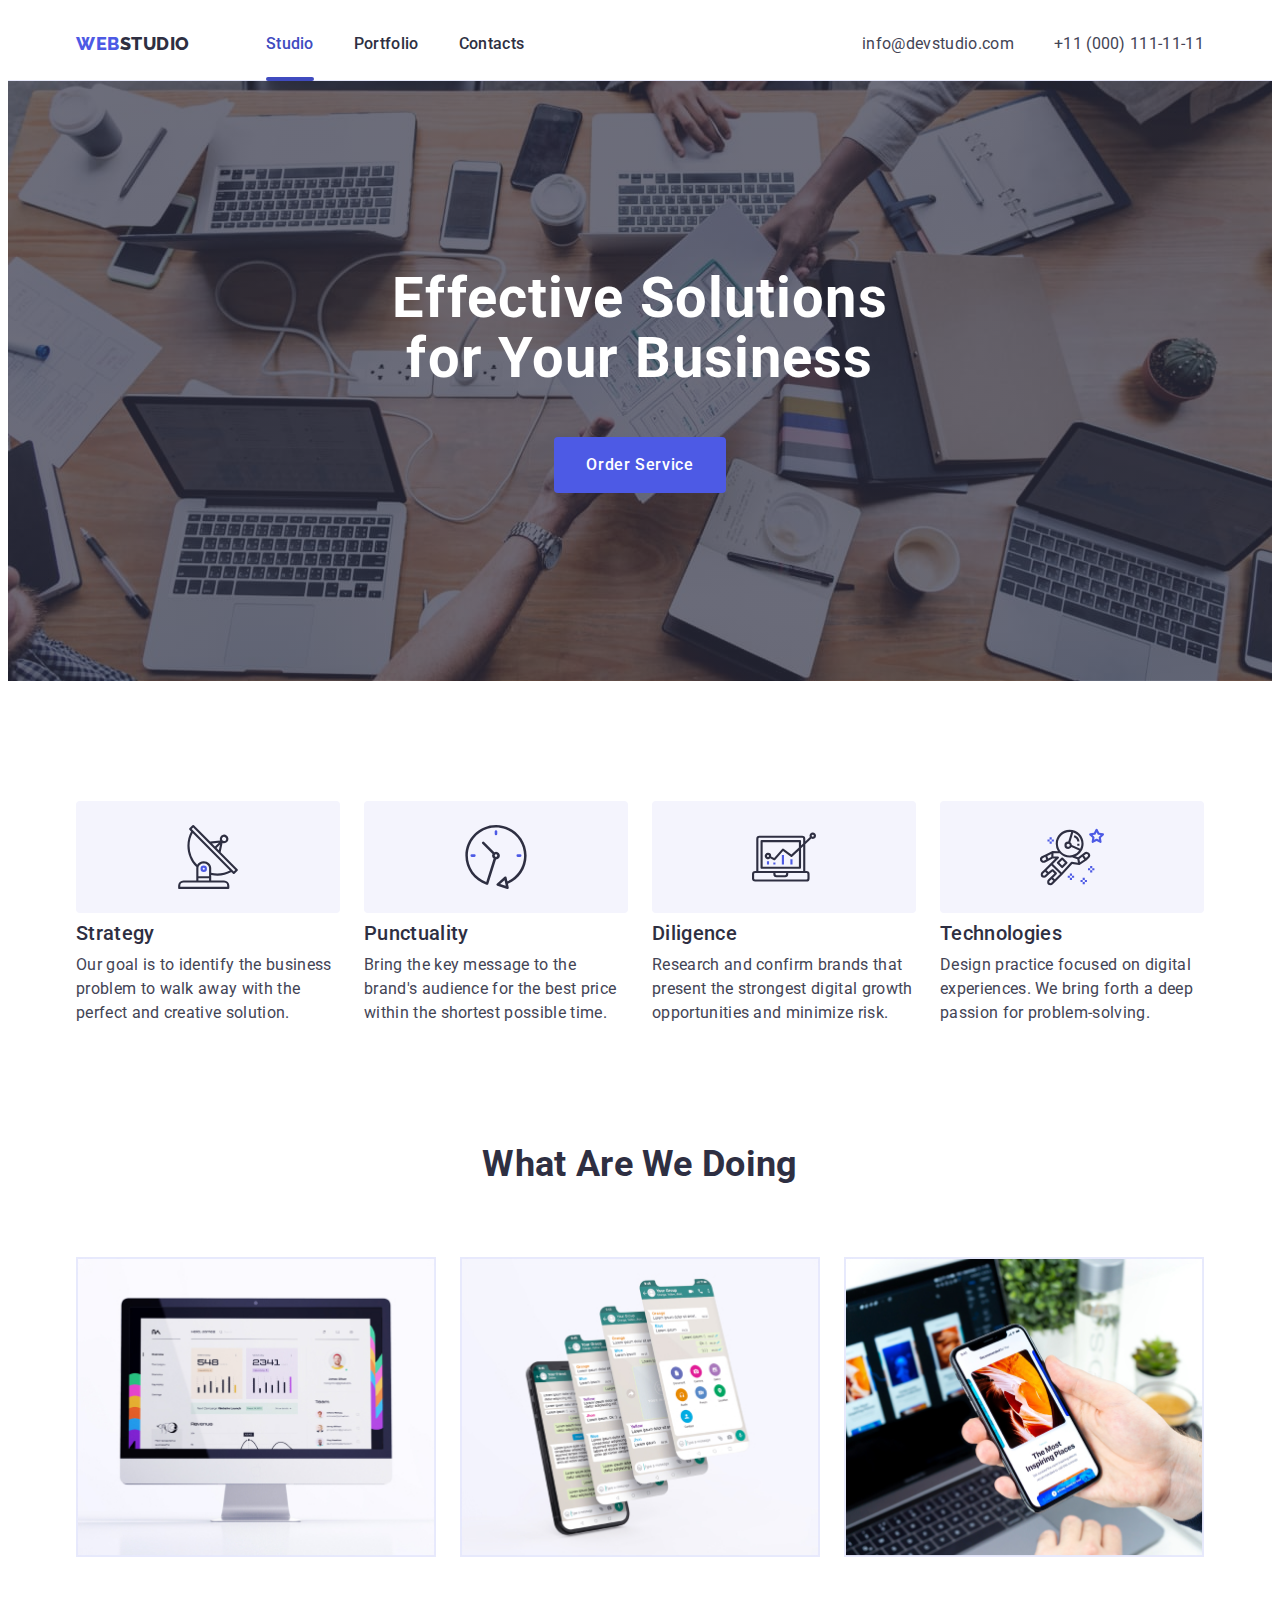
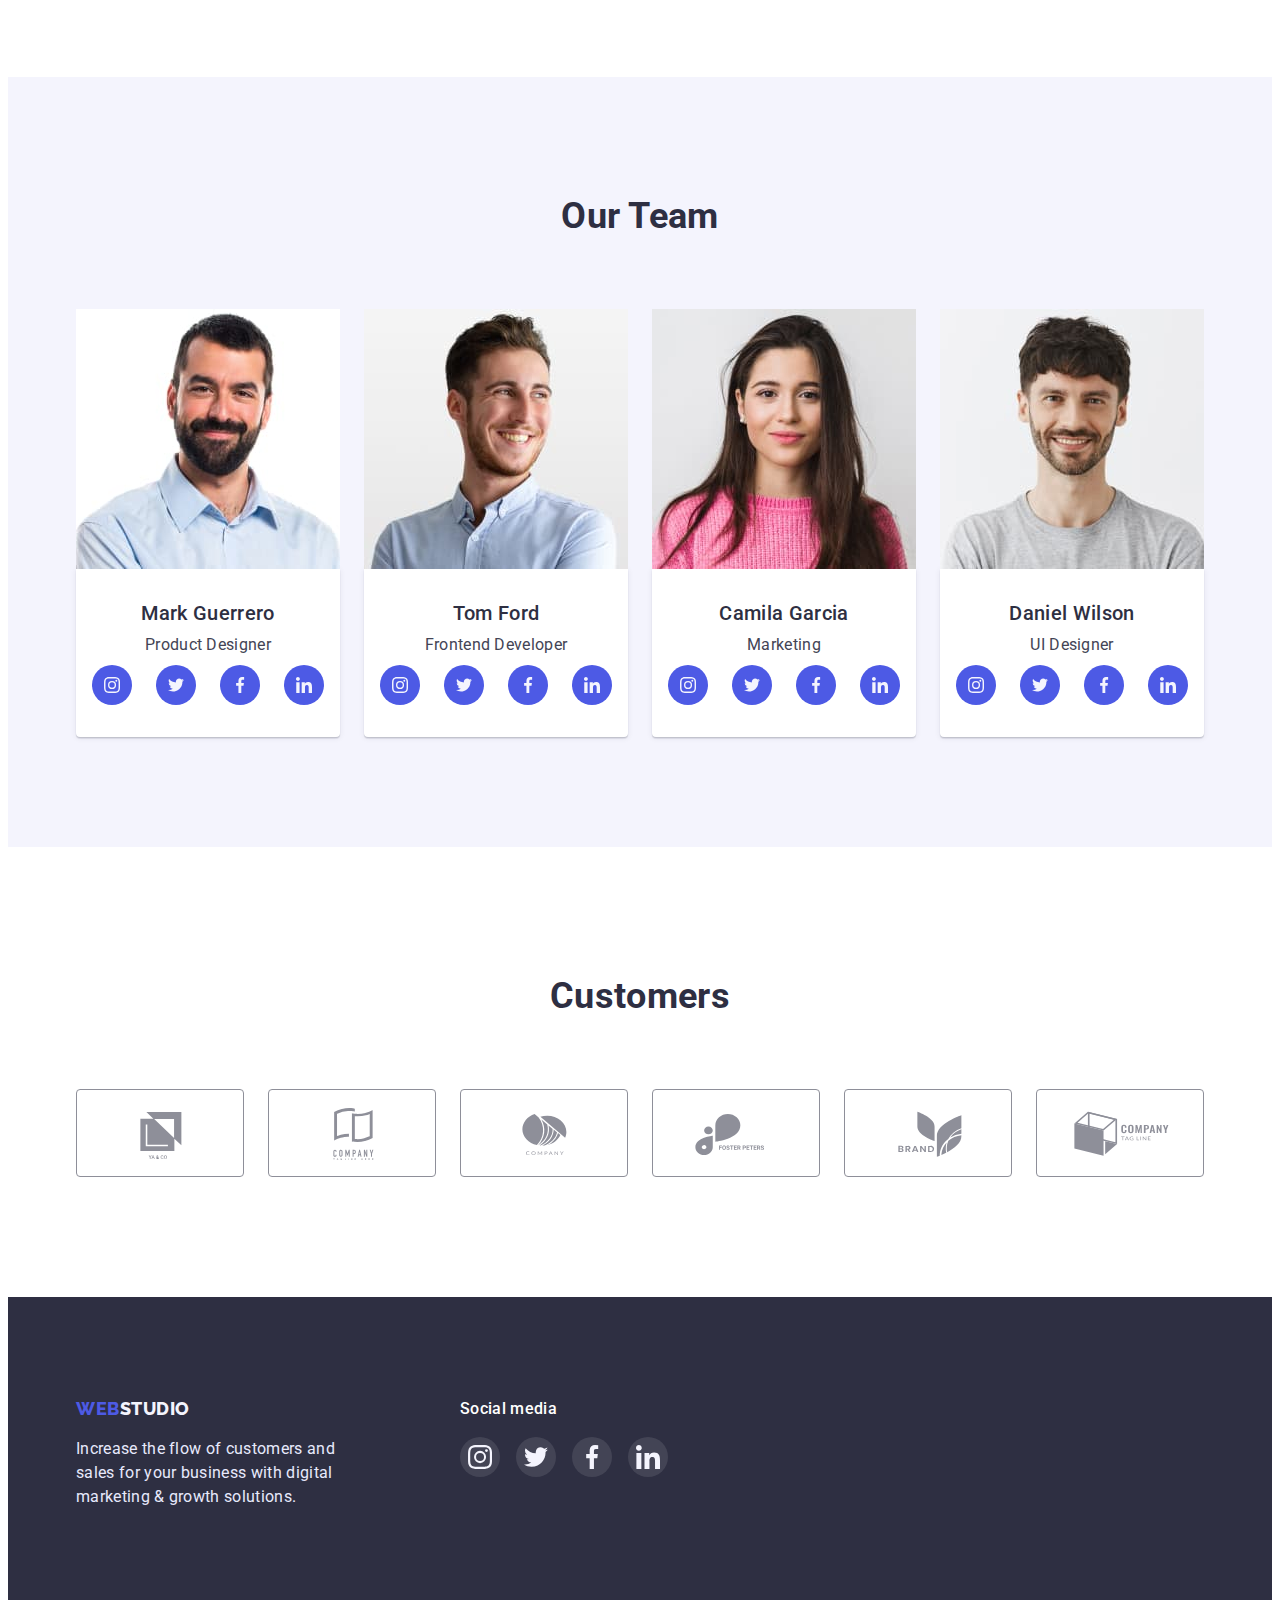
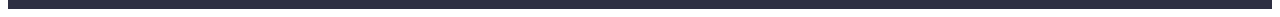
<file: index.html>
<!DOCTYPE html>
<html lang="en">
  <head>
    <meta charset="UTF-8" />
    <meta http-equiv="X-UA-Compatible" content="IE=edge" />
    <meta name="viewport" content="width=device-width, initial-scale=1.0" />
    <title>Document</title>
    <link rel="preconnect" href="https://fonts.googleapis.com" />
    <link rel="preconnect" href="https://fonts.gstatic.com" crossorigin />
    <link
      href="https://fonts.googleapis.com/css2?family=Raleway:wght@800&family=Roboto:wght@400;500;700;900&display=swap"
      rel="stylesheet"
    />
    <link
      rel="stylesheet"
      href="https://cdnjs.cloudflare.com/ajax/libs/modern-normalize/1.1.0/modern-normalize.min.css"
      integrity="sha512-wpPYUAdjBVSE4KJnH1VR1HeZfpl1ub8YT/NKx4PuQ5NmX2tKuGu6U/JRp5y+Y8XG2tV+wKQpNHVUX03MfMFn9Q=="
      crossorigin="anonymous"
      referrerpolicy="no-referrer"
    />
    <link rel="stylesheet" href="./css/styles.css" />
  </head>
  <body>
    <header class="header">
      <div class="container">
        <nav class="navigation">
          <a class="logo" href="/">Web<span class="studio-nav">Studio</span></a>
          <ul class="list-nav list">
            <li class="item"><a href="" class="link current">Studio</a></li>
            <li class="item">
              <a href="./portfolio.html" class="link">Portfolio</a>
            </li>
            <li class="item"><a href="" class="link">Contacts</a></li>
          </ul>
        </nav>

        <ul class="header-list list">
          <li class="item">
            <a class="contact link" href="mailto:info@devstudio.com"
              >info@devstudio.com</a
            >
          </li>
          <li class="item">
            <a class="contact link" href="tel:+110001111111"
              >+11 (000) 111-11-11</a
            >
          </li>
        </ul>
      </div>
    </header>

    <main>
      <section class="hero">
        <div class="container">
          <h1 class="title">Effective Solutions for Your Business</h1>
          <button class="btn" type="button" data-modal-open>
            Order Service
          </button>
        </div>
      </section>

      <section class="section">
        <div class="container">
          <h2 hidden>Priorities</h2>
          <ul class="list">
            <li class="item">
              <div class="thumb">
                <svg class="thumb-icon" width="64" height="64">
                  <use href="./images/icons.svg#icon-antenna"></use>
                </svg>
              </div>
              <h3 class="title">Strategy</h3>
              <p class="text">
                Our goal is to identify the business problem to walk away with
                the perfect and creative solution.
              </p>
            </li>
            <li class="item">
              <div class="thumb">
                <svg class="thumb-icon" width="64" height="64">
                  <use href="./images/icons.svg#icon-clock"></use>
                </svg>
              </div>
              <h3 class="title">Punctuality</h3>
              <p class="text">
                Bring the key message to the brand's audience for the best price
                within the shortest possible time.
              </p>
            </li>
            <li class="item">
              <div class="thumb">
                <svg class="thumb-icon" width="64" height="64">
                  <use href="./images/icons.svg#icon-diagram"></use>
                </svg>
              </div>
              <h3 class="title">Diligence</h3>
              <p class="text">
                Research and confirm brands that present the strongest digital
                growth opportunities and minimize risk.
              </p>
            </li>
            <li class="item">
              <div class="thumb">
                <svg class="thumb-icon" width="64" height="64">
                  <use href="./images/icons.svg#icon-astronaut"></use>
                </svg>
              </div>
              <h3 class="title">Technologies</h3>
              <p class="text">
                Design practice focused on digital experiences. We bring forth a
                deep passion for problem-solving.
              </p>
            </li>
          </ul>
        </div>
      </section>

      <section class="features">
        <div class="container">
          <h2 class="title">What are we doing</h2>
          <ul class="list">
            <li class="features-item">
              <img
                src="./images/img.jpg1.1.jpg"
                alt="monitor"
                width="360"
                height="300"
              />
            </li>
            <li class="features-item">
              <img
                src="./images/img.jpg1.2.jpg"
                alt="phones"
                width="360"
                height="300"
              />
            </li>
            <li class="features-item">
              <img
                src="./images/img.jpg1.3.jpg"
                alt="monitor and phone"
                width="360"
                height="300"
              />
            </li>
          </ul>
        </div>
      </section>

      <section class="team">
        <div class="container">
          <h2 class="caption">Our Team</h2>
          <ul class="team-list list">
            <li class="team-item">
              <img
                src="./images/img.jpg"
                alt="employee photo"
                width="264"
                height="260"
              />
              <div class="team-card">
                <h3 class="title">Mark Guerrero</h3>
                <p class="after-title">Product Designer</p>
                <ul class="team-soc-list list">
                  <li class="team-soc-item">
                    <a href="" class="soc-link link">
                      <svg class="team-soc-icon" width="16" height="16">
                        <use href="./images/icons.svg#icon-instagram"></use>
                      </svg>
                    </a>
                  </li>
                  <li class="team-soc-item">
                    <a href="" class="soc-link link">
                      <svg class="team-soc-icon" width="16" height="16">
                        <use href="./images/icons.svg#icon-twitter"></use>
                      </svg>
                    </a>
                  </li>
                  <li class="team-soc-item">
                    <a href="" class="soc-link link">
                      <svg class="team-soc-icon" width="16" height="16">
                        <use href="./images/icons.svg#icon-facebook"></use>
                      </svg>
                    </a>
                  </li>
                  <li class="team-soc-item">
                    <a href="" class="soc-link link">
                      <svg class="team-soc-icon" width="16" height="16">
                        <use href="./images/icons.svg#icon-linkedin"></use>
                      </svg>
                    </a>
                  </li>
                </ul>
              </div>
            </li>
            <li class="team-item">
              <img
                src="./images/img-2.jpg"
                alt="employee photo"
                width="264"
                height="260"
              />
              <div class="team-card">
                <h3 class="title">Tom Ford</h3>
                <p class="after-title">Frontend Developer</p>
                <ul class="team-soc-list list">
                  <li class="team-soc-item">
                    <a href="" class="soc-link link">
                      <svg class="team-soc-icon" width="16" height="16">
                        <use href="./images/icons.svg#icon-instagram"></use>
                      </svg>
                    </a>
                  </li>
                  <li class="team-soc-item">
                    <a href="" class="soc-link link">
                      <svg class="team-soc-icon" width="16" height="16">
                        <use href="./images/icons.svg#icon-twitter"></use>
                      </svg>
                    </a>
                  </li>
                  <li class="team-soc-item">
                    <a href="" class="soc-link link">
                      <svg class="team-soc-icon" width="16" height="16">
                        <use href="./images/icons.svg#icon-facebook"></use>
                      </svg>
                    </a>
                  </li>
                  <li class="team-soc-item">
                    <a href="" class="soc-link link">
                      <svg class="team-soc-icon" width="16" height="16">
                        <use href="./images/icons.svg#icon-linkedin"></use>
                      </svg>
                    </a>
                  </li>
                </ul>
              </div>
            </li>
            <li class="team-item">
              <img
                src="./images/img-3.jpg"
                alt="employee photo"
                width="264"
                height="260"
              />
              <div class="team-card">
                <h3 class="title">Camila Garcia</h3>
                <p class="after-title">Marketing</p>
                <ul class="team-soc-list list">
                  <li class="team-soc-item">
                    <a href="" class="soc-link link">
                      <svg class="team-soc-icon" width="16" height="16">
                        <use href="./images/icons.svg#icon-instagram"></use>
                      </svg>
                    </a>
                  </li>
                  <li class="team-soc-item">
                    <a href="" class="soc-link link">
                      <svg class="team-soc-icon" width="16" height="16">
                        <use href="./images/icons.svg#icon-twitter"></use>
                      </svg>
                    </a>
                  </li>
                  <li class="team-soc-item">
                    <a href="" class="soc-link link">
                      <svg class="team-soc-icon" width="16" height="16">
                        <use href="./images/icons.svg#icon-facebook"></use>
                      </svg>
                    </a>
                  </li>
                  <li class="team-soc-item">
                    <a href="" class="soc-link link">
                      <svg class="team-soc-icon" width="16" height="16">
                        <use href="./images/icons.svg#icon-linkedin"></use>
                      </svg>
                    </a>
                  </li>
                </ul>
              </div>
            </li>
            <li class="team-item">
              <img
                src="./images/img-4.jpg"
                alt="employee photo"
                width="264"
                height="260"
              />
              <div class="team-card">
                <h3 class="title">Daniel Wilson</h3>
                <p class="after-title">UI Designer</p>
                <ul class="team-soc-list list">
                  <li class="team-soc-item">
                    <a href="" class="soc-link link">
                      <svg class="team-soc-icon" width="16" height="16">
                        <use href="./images/icons.svg#icon-instagram"></use>
                      </svg>
                    </a>
                  </li>
                  <li class="team-soc-item">
                    <a href="" class="soc-link link">
                      <svg class="team-soc-icon" width="16" height="16">
                        <use href="./images/icons.svg#icon-twitter"></use>
                      </svg>
                    </a>
                  </li>
                  <li class="team-soc-item">
                    <a href="" class="soc-link link">
                      <svg class="team-soc-icon" width="16" height="16">
                        <use href="./images/icons.svg#icon-facebook"></use>
                      </svg>
                    </a>
                  </li>
                  <li class="team-soc-item">
                    <a href="" class="soc-link link">
                      <svg class="team-soc-icon" width="16" height="16">
                        <use href="./images/icons.svg#icon-linkedin"></use>
                      </svg>
                    </a>
                  </li>
                </ul>
              </div>
            </li>
          </ul>
        </div>
      </section>
    </main>

    <section class="customers">
      <div class="container">
        <h2 class="customers-title">Customers</h2>
        <ul class="customers-list list">
          <li class="customers-item">
            <a href="" class="customers-link link">
              <svg class="customers-icon" width="104" height="56">
                <use href="./images/icons.svg#icon-Logo"></use>
              </svg>
            </a>
          </li>
          <li class="customers-item">
            <a href="" class="customers-link link">
              <svg class="customers-icon" width="104" height="56">
                <use href="./images/icons.svg#icon-Logo-2"></use>
              </svg>
            </a>
          </li>
          <li class="customers-item">
            <a href="" class="customers-link link">
              <svg class="customers-icon" width="104" height="56">
                <use href="./images/icons.svg#icon-Logo-3"></use>
              </svg>
            </a>
          </li>
          <li class="customers-item">
            <a href="" class="customers-link link">
              <svg class="customers-icon" width="104" height="56">
                <use href="./images/icons.svg#icon-Logo-4"></use>
              </svg>
            </a>
          </li>
          <li class="customers-item">
            <a href="" class="customers-link link">
              <svg class="customers-icon" width="104" height="56">
                <use href="./images/icons.svg#icon-Logo-5"></use>
              </svg>
            </a>
          </li>
          <li class="customers-item">
            <a href="" class="customers-link link">
              <svg class="customers-icon" width="104" height="56">
                <use href="./images/icons.svg#icon-Logo-6"></use>
              </svg>
            </a>
          </li>
        </ul>
      </div>
    </section>

    <footer class="footer">
      <div class="container">
        <div class="footer-logo">
          <a class="logo" href="/"
            >Web<span class="studio-footer">Studio</span></a
          >
          <p class="text">
            Increase the flow of customers and sales for your business with
            digital marketing & growth solutions.
          </p>
        </div>

        <div class="footer-soc">
          <h3 class="footer-title">Social media</h3>
          <ul class="footer-soc-list list">
            <li class="footer-item">
              <a href="" class="soc-link link">
                <svg class="footer-icon" width="24" height="24">
                  <use href="./images/icons.svg#icon-instagram"></use>
                </svg>
              </a>
            </li>

            <li class="footer-item">
              <a href="" class="soc-link link">
                <svg class="footer-icon" width="24" height="24">
                  <use href="./images/icons.svg#icon-twitter"></use>
                </svg>
              </a>
            </li>

            <li class="footer-item">
              <a href="" class="soc-link link">
                <svg class="footer-icon" width="24" height="24">
                  <use href="./images/icons.svg#icon-facebook"></use>
                </svg>
              </a>
            </li>

            <li class="footer-item">
              <a href="" class="soc-link link">
                <svg class="footer-icon" width="24" height="24">
                  <use href="./images/icons.svg#icon-linkedin"></use>
                </svg>
              </a>
            </li>
          </ul>
        </div>
      </div>
    </footer>
    <div class="backdrop is-hidden" data-modal>
      <div class="modal">
        <button type="button" class="modal-close" data-modal-close>
          <svg class="modal-icon" width="8" height="8">
            <use href="./images/icons.svg#icon-vector"></use>
          </svg>
        </button>
    </div>
    <script src="./js/modal.js"></script>
  </body>
</html>
</file>
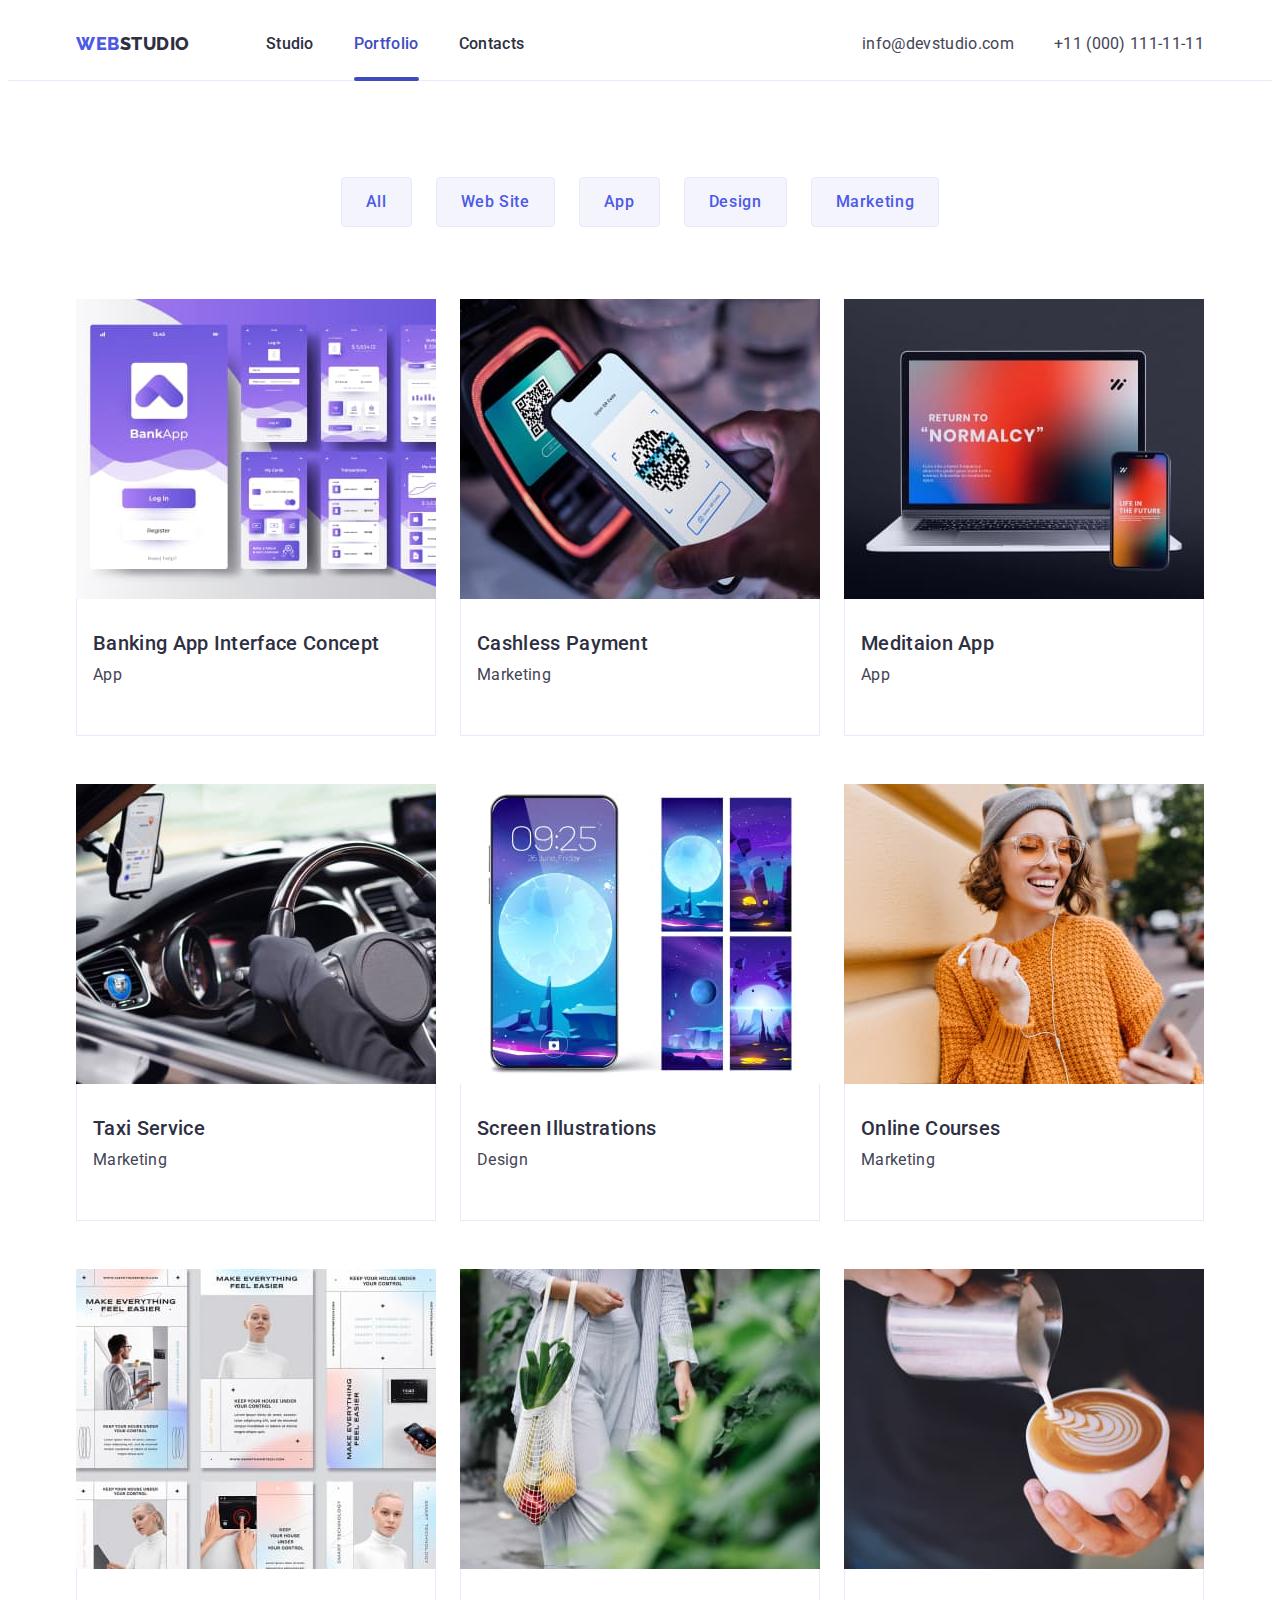
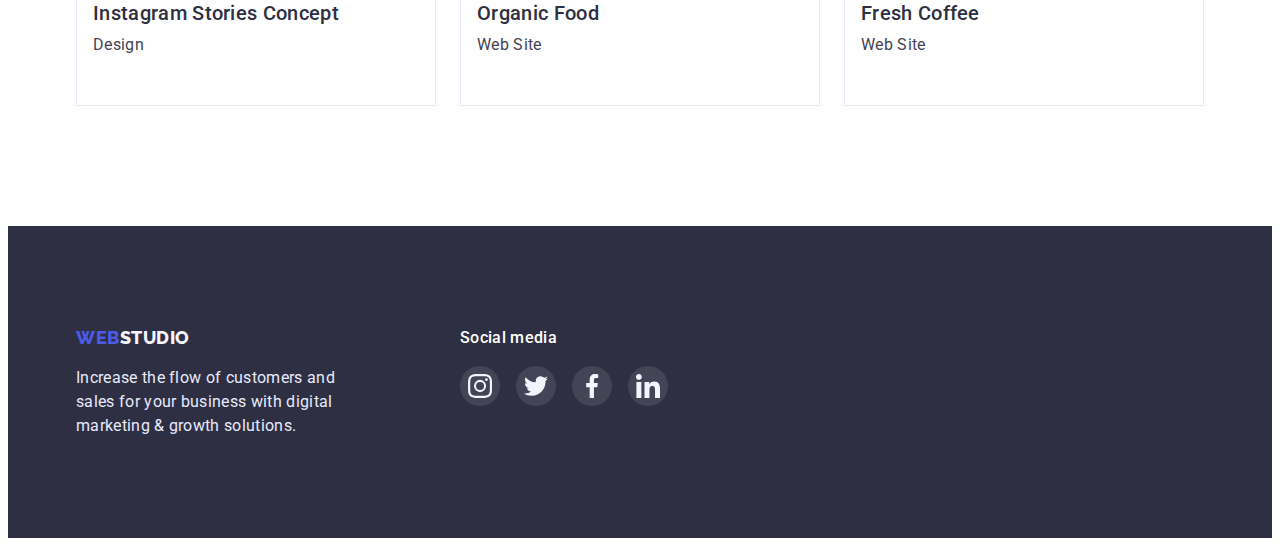
<file: portfolio.html>
<!DOCTYPE html>
<html lang="en">
  <head>
    <meta charset="UTF-8" />
    <meta http-equiv="X-UA-Compatible" content="IE=edge" />
    <meta name="viewport" content="width=device-width, initial-scale=1.0" />
    <title>Document</title>
    <link rel="preconnect" href="https://fonts.googleapis.com" />
    <link rel="preconnect" href="https://fonts.gstatic.com" crossorigin />
    <link
      href="https://fonts.googleapis.com/css2?family=Raleway:wght@800&family=Roboto:wght@400;500;700;900&display=swap"
      rel="stylesheet"
    />
    <link
      rel="stylesheet"
      href="https://cdnjs.cloudflare.com/ajax/libs/modern-normalize/1.1.0/modern-normalize.min.css"
      integrity="sha512-wpPYUAdjBVSE4KJnH1VR1HeZfpl1ub8YT/NKx4PuQ5NmX2tKuGu6U/JRp5y+Y8XG2tV+wKQpNHVUX03MfMFn9Q=="
      crossorigin="anonymous"
      referrerpolicy="no-referrer"
    />
    <link rel="stylesheet" href="./css/styles.css" />
  </head>
  <body>
    <header class="header">
      <div class="container">
        <nav class="navigation">
          <a class="logo" href="/">Web<span class="studio-nav">Studio</span></a>
          <ul class="list-nav list">
            <li class="item"><a class="link" href="./index.html">Studio</a></li>
            <li class="item"><a class="link current" href="">Portfolio</a></li>
            <li class="item"><a class="link" href="">Contacts</a></li>
          </ul>
        </nav>

        <ul class="header-list list">
          <li class="item">
            <a class="contact link" href="mailto:info@devstudio.com"
              >info@devstudio.com</a
            >
          </li>
          <li class="item">
            <a class="contact link" href="tel:+110001111111"
              >+11 (000) 111-11-11</a
            >
          </li>
        </ul>
      </div>
    </header>

    <main>
      <section class="section-main">
        <div class="container">
          <h1 class="visually-hidden">Portfolio</h1>
          <ul class="caption list">
            <li><button type="button" class="btn">All</button></li>
            <li><button type="button" class="btn">Web Site</button></li>
            <li><button type="button" class="btn">App</button></li>
            <li><button type="button" class="btn">Design</button></li>
            <li><button type="button" class="btn">Marketing</button></li>
          </ul>

          <ul class="content list">
            <li class="content-item">
              <a class="link" href="">
                <div class="content-wrap">
                  <img
                    src="./images/img.portfolio1.jpg"
                    alt="projekt1"
                    width="360"
                    height="300"
                  />
                  <p class="overlay">
                    14 Stylish and User-Friendly App Design Concepts · Task
                    Manager App · Calorie Tracker App · Exotic Fruit Ecommerce
                    App · Cloud Storage App
                  </p>
                </div>
                <div class="content-card">
                  <h2 class="title">Banking App Interface Concept</h2>
                  <p class="text">App</p>
                </div>
              </a>
            </li>

            <li class="content-item">
              <a class="link" href="">
                <div class="content-wrap">
                <img
                  src="./images/img.portfolio2.jpg"
                  alt="projekt2"
                  width="360"
                  height="300"
                />
                <p class="overlay">
                  14 Stylish and User-Friendly App Design Concepts · Task
                  Manager App · Calorie Tracker App · Exotic Fruit Ecommerce
                  App · Cloud Storage App
                </p>
              </div>
                <div class="content-card">
                  <h2 class="title">Cashless Payment</h2>
                  <p class="text">Marketing</p>
                </div>
              </a>
            </li>
            <li class="content-item">
              <a class="link" href="">
                <div class="content-wrap">
                <img
                  src="./images/img.portfolio3.jpg"
                  alt="projekt3"
                  width="360"
                  height="300"
                />
                <p class="overlay">
                  14 Stylish and User-Friendly App Design Concepts · Task
                  Manager App · Calorie Tracker App · Exotic Fruit Ecommerce
                  App · Cloud Storage App
                </p>
              </div>
                <div class="content-card">
                  <h2 class="title">Meditaion App</h2>
                  <p class="text">App</p>
                </div>
              </a>
            </li>
            <li class="content-item">
              <a class="link" href="">
                <div class="content-wrap">
                <img
                  src="./images/img.portfolio4.jpg"
                  alt="projekt4"
                  width="360"
                  height="300"
                />
                <p class="overlay">
                  14 Stylish and User-Friendly App Design Concepts · Task
                  Manager App · Calorie Tracker App · Exotic Fruit Ecommerce
                  App · Cloud Storage App
                </p>
              </div>
                <div class="content-card">
                  <h2 class="title">Taxi Service</h2>
                  <p class="text">Marketing</p>
                </div>
              </a>
            </li>
            <li class="content-item">
              <a class="link" href="">
                <div class="content-wrap">
                <img
                  src="./images/img.portfolio5.jpg"
                  alt="projekt5"
                  width="360"
                  height="300"
                />
                <p class="overlay">
                  14 Stylish and User-Friendly App Design Concepts · Task
                  Manager App · Calorie Tracker App · Exotic Fruit Ecommerce
                  App · Cloud Storage App
                </p>
              </div>
                <div class="content-card">
                  <h2 class="title">Screen Illustrations</h2>
                  <p class="text">Design</p>
                </div>
              </a>
            </li>
            <li class="content-item">
              <a class="link" href="">
                <div class="content-wrap">
                <img
                  src="./images/img.portfolio6.jpg"
                  alt="projekt6"
                  width="360"
                  height="300"
                />
                <p class="overlay">
                  14 Stylish and User-Friendly App Design Concepts · Task
                  Manager App · Calorie Tracker App · Exotic Fruit Ecommerce
                  App · Cloud Storage App
                </p>
              </div>
                <div class="content-card">
                  <h2 class="title">Online Courses</h2>
                  <p class="text">Marketing</p>
                </div>
              </a>
            </li>
            <li class="content-item">
              <a class="link" href="">
                <div class="content-wrap">
                <img
                  src="./images/img.portfolio7.jpg"
                  alt="projekt7"
                  width="360"
                  height="300"
                />
                <p class="overlay">
                  14 Stylish and User-Friendly App Design Concepts · Task
                  Manager App · Calorie Tracker App · Exotic Fruit Ecommerce
                  App · Cloud Storage App
                </p>
              </div>
                <div class="content-card">
                  <h2 class="title">Instagram Stories Concept</h2>
                  <p class="text">Design</p>
                </div>
              </a>
            </li>
            <li class="content-item">
              <a class="link" href="">
                <div class="content-wrap">
                <img
                  src="./images/img.portfolio8.jpg"
                  alt="projekt8"
                  width="360"
                  height="300"
                />
                <p class="overlay">
                  14 Stylish and User-Friendly App Design Concepts · Task
                  Manager App · Calorie Tracker App · Exotic Fruit Ecommerce
                  App · Cloud Storage App
                </p>
              </div>
                <div class="content-card">
                  <h2 class="title">Organic Food</h2>
                  <p class="text">Web Site</p>
                </div>
              </a>
            </li>
            <li class="content-item">
              <a class="link" href="">
                <div class="content-wrap">
                <img
                  src="./images/img.portfolio9.jpg"
                  alt="projekt9"
                  width="360"
                  height="300"
                />
                <p class="overlay">
                  14 Stylish and User-Friendly App Design Concepts · Task
                  Manager App · Calorie Tracker App · Exotic Fruit Ecommerce
                  App · Cloud Storage App
                </p>
              </div>
                <div class="content-card">
                  <h2 class="title">Fresh Coffee</h2>
                  <p class="text">Web Site</p>
                </div>
              </a>
            </li>
          </ul>
        </div>
      </section>
    </main>

    <footer class="footer">
      <div class="container">
        <div class="footer-logo">
          <a class="logo" href="/"
            >Web<span class="studio-footer">Studio</span></a
          >
          <p class="text">
            Increase the flow of customers and sales for your business with
            digital marketing & growth solutions.
          </p>
        </div>

        <div class="footer-soc">
          <h3 class="footer-title">Social media</h3>
          <ul class="footer-soc-list list">
            <li class="footer-item">
              <a href="" class="soc-link link">
                <svg class="footer-icon" width="24" height="24">
                  <use href="./images/icons.svg#icon-instagram"></use>
                </svg>
              </a>
            </li>

            <li class="footer-item">
              <a href="" class="soc-link link">
                <svg class="footer-icon" width="24" height="24">
                  <use href="./images/icons.svg#icon-twitter"></use>
                </svg>
              </a>
            </li>

            <li class="footer-item">
              <a href="" class="soc-link link">
                <svg class="footer-icon" width="24" height="24">
                  <use href="./images/icons.svg#icon-facebook"></use>
                </svg>
              </a>
            </li>

            <li class="footer-item">
              <a href="" class="soc-link link">
                <svg class="footer-icon" width="24" height="24">
                  <use href="./images/icons.svg#icon-linkedin"></use>
                </svg>
              </a>
            </li>
          </ul>
        </div>
      </div>
    </footer>
  </body>
</html>
</file>
<file: css/styles.css>
:root {
    --accent-color: #E7E9FC;
    --light-mode-color: #F4F4FD;
    --secondery-text-color: #FFFFFF;
    --headings-text-color: #2E2F42;
    --pressed-state-color:#404BBF;
    --primaru-brand-color: #4D5AE5;
    --main-text-color: #434455;
    --helper-text-color:#8E8F99;
    --modal-color: #FCFCFC;
    --bg-gradient: linear-gradient(
     rgba(46, 47, 66, 0.7),
     rgba(46, 47, 66, 0.7)
     );
    --valid-fields:#31D0AA;
    --duration: 250ms cubic-bezier(0.4, 0, 0.2, 1);
}

html {
    box-sizing: border-box;
}

*,
*::before,
*::after {
  box-sizing: inherit;
}


p,
h1,
h2,
h3 {
    margin: 0;
}
ul {
    margin: 0;
    padding-left: 0;
}

img {
    display: block;
    max-width: 100%;
    height: auto;
}

body {
    font-family: 'Roboto', sans-serif;
    letter-spacing: 0.02em;
}


.list {
    list-style: none;
}
.link {
    text-decoration: none;

}

.container{
    width: 1158px;
    padding-left: 15px;
    padding-right: 15px;
    margin-right: auto;
    margin-left: auto;

    /*outline: 1px solid red;*/
}
    


/*HEADER*/

.header {
    max-height: 76px;
    background-color: var(--secondery-text-color);
    border-bottom: 1px solid var(--accent-color);

}

.list-nav .link.current {
    color: var(--pressed-state-color);
}

/*--------LOGO--------*/

.logo {
    font-family: 'Raleway', sans-serif;
    font-weight: 800;
    font-size: 18px;
    line-height: 1.33;
    display: flex;
    letter-spacing: 0.03em;
    text-transform: uppercase;
    color: var(--primaru-brand-color);
    text-decoration: none;
}

.navigation .logo {
    margin-right: 76px;
    padding-top: 24px;
    padding-bottom: 24px;
}

.studio-nav {
    color: var(--headings-text-color);
} 
.studio-footer{
    color: var(--light-mode-color)
}



/*------NAV HEADER-------*/

.header > .container {
    display: flex;
    align-items: center;
}

.list-nav {
    display: flex;
    gap: 40px;
}

.navigation {
    display: flex;
    align-items: center; 
    margin-right: auto;
}

.header-list {
    display: flex;
    gap: 40px; 
}

.navigation .link {
    position: relative;

    font-weight: 500;
    font-size: 16px;
    line-height: 1.5;
    text-decoration: none;
    color: var(--headings-text-color);
    transition: color var(--duration);

    display: block;
    padding-top: 24px;
    padding-bottom: 24px;
}

.navigation .link.current::after{
    content: '';
    position: absolute;
    width: 100%;
    background: var(--pressed-state-color);
    border-radius: 2px;
    height: 4px;
    left: 0;
    bottom: -1px;
    
}

.navigation .link:hover,
.navigation .link:focus {
    color: var(--pressed-state-color);
}

/*------CONTACT------*/ 

.contact {
    font-size: 16px;
    line-height: 1.5;
    color: var(--main-text-color);

    padding-top: 24px;
    padding-bottom: 24px;

    transition: color var(--duration);
}
.contact:hover,
.contact:focus {
    color: var(--pressed-state-color);
}

/*--------HERO-------*/

.hero {
    background-color: var(--headings-text-color);

    padding-top: 188px;
    padding-bottom: 188px;

    text-align: center;

    background-image:var(--bg-gradient),
     url(../images/people\ office.jpg);
    background-repeat: no-repeat;
    background-position: center;
    background-size: cover;
    max-width: 1440px;
}
.hero .title {
    font-size: 56px;
    line-height: 1.07;
    letter-spacing: 0.02em;
    color: var(--secondery-text-color);

    margin-bottom: 48px;
    width: 496px;
    margin-left: auto;
    margin-right: auto;
}

/*------BTN------*/

.btn {
    font-family: inherit;
    font-weight: 500;
    font-size: 16px;
    line-height: 1.5;
    letter-spacing: 0.04em;

    cursor:pointer
}

.hero .btn {
    background-color: var(--primaru-brand-color);
    color: var(--secondery-text-color);
    border-radius: 4px;
    border: transparent;
    padding: 16px 32px;
    display: inline-block;
    transition: background-color var(--duration), color var(--duration), box-shadow var(--duration);
}

.hero .btn:hover, 
.hero .btn:focus {   
    background-color: var(--pressed-state-color);
    color: var(--secondery-text-color);
    box-shadow: 0px 4px 4px rgba(0, 0, 0, 0.15);
}

/*-----SECTION------*/


.section {
    padding-top: 120px;
    padding-bottom: 120px;
}

.section .list {
    display: flex;
    gap: 24px;
    
}

.thumb {
    background: var(--light-mode-color);
    border-radius: 4px;
    width: 264px;
    height: 112px;
    display: flex;
    align-items: center;
    justify-content: center;
    margin-bottom: 8px;
}

.section .title {
    font-family: 'Roboto', sans-serif;
    font-weight: 500;
    font-size: 20px;
    line-height: 1.2;
    /* NAVY BLUE */
    color: var(--headings-text-color);

    margin-bottom: 8px;
    
}
.text {
    font-size: 16px;
    line-height: 1.5;
    letter-spacing: 0.02em;
    min-width: 264px;
}    
.section .text {    
    color: var(--main-text-color);
}

/*--------FEATURES--------*/

.features {
    padding-top: 0;
    padding-bottom: 120px;
}

.features .title {
    font-weight: 700;
    font-size: 36px;
    line-height: 1.11;
    text-align: center;
    text-transform: capitalize;
    color: var(--headings-text-color);

    margin-bottom: 72px;

}

.features .list {
    display: flex;
    gap: 24px;
}

.features-item {
    border: 1px solid var(--accent-color);
    width: calc((100% - 48px) / 3);
}

.team {
    background-color: var(--light-mode-color);

    padding-bottom: 110px;
    padding-top: 120px;
}

.team .caption {
    font-size: 36px;
    line-height: 1.11;
    text-align: center;
    text-transform: capitalize;
    color: var(--headings-text-color);

    margin-bottom: 72px;
}

.team .title {
    font-weight: 500;
    font-size: 20px;
    line-height: 1.2;
    text-align: center;
    /* NAVY BLUE */
    color: var(--headings-text-color);

    margin-bottom: 8px;
}

.team-list {
    display: flex;
    gap: 24px;
}

.team-item {
    width: calc((100% - 72px) / 4);
}

.team-card{
    padding: 32px 16px;
    background-color: var(--secondery-text-color);
    box-shadow: 0px 1px 6px rgba(46, 47, 66, 0.08), 0px 1px 1px rgba(46, 47, 66, 0.16), 0px 2px 1px rgba(46, 47, 66, 0.08);
    border-radius: 0px 0px 4px 4px;
}

.team .after-title {
    font-size: 16px;
    line-height: 1.5;
    text-align: center;
    /* SLATE */
    color: var(--main-text-color);
    margin-bottom: 8px;
}

.team-soc-list {
    display: flex; 
    justify-content: center; 
    gap: 24px;
     
  }
  
  .team-soc-item {
      width: 40px;
      height: 40px;
  
  }
  .soc-link {
      width: 100%;
      height: 100%;
      border-radius: 50%;
      display: flex;
      align-items: center;
      justify-content: center;
  }

  .team-card .soc-link{
  background-color: var(--primaru-brand-color);
  transition: background-color var(--duration);
  }

  .team-card .soc-link:hover,
  .team-card .soc-link:focus {
    background-color: var(--pressed-state-color);
  }

.team-soc-icon {
    fill: var(--light-mode-color);
}

/*-------CUSTOMERRS-------*/

.customers {
    padding-top: 130px;
    padding-bottom: 120px;
}

.customers-title {
    font-size: 36px;
    line-height: 1.11;
    text-align: center;
    text-transform: capitalize;
    color: var(--headings-text-color);


    margin-bottom: 72px;

}
.customers-list {
    display: flex;
    gap: 24px;
   
}

.customers-item {
    width: calc((100% - 120px) / 6); 
    height: 88px; 
    
}
.customers-link {
    width: 100%;
    height: 100%;
    border: 1px solid var(--helper-text-color);
    border-radius: 4px;
    display: flex;
    align-items: center;
    justify-content:center ;
    fill: var(--helper-text-color);

    transition: border-color var(--duration), fill var(--duration);
}

.customers-link:hover {
    border-color: var(--pressed-state-color);
    fill: var(--pressed-state-color);
}




/*-------FOOTER-------*/

.footer {
    background-color: var(--headings-text-color);

    padding-top: 100px;
    padding-bottom: 100px;

}

.footer > .container {
    display: flex;
    align-items: center;
}
 
.footer .text {
    color: var(--accent-color);

    max-width: 264px;
}

.footer .logo {
    margin-bottom: 16px;
    width: 115px;
}

.footer> .container {
    gap:120px;
    align-items: flex-start;
}

.footer-soc-list {
    display: flex; 
    justify-content: center; 
    gap: 16px;
}

.footer-item {
    width: 40px;
    height: 40px;
}

.footer-soc .soc-link {
    background-color:rgba(255, 255, 255, 0.1);
    transition: background-color var(--duration);
}

.footer-soc .soc-link:hover,
.footer-soc .soc-link:focus{
    background-color: var(--valid-fields);
}

.footer-icon{
fill: var(--light-mode-color);
}

.footer-title {
    font-weight: 500;
    font-size: 16px;
    line-height: 1.5;
    letter-spacing: 0.02em;
    color: var(--secondery-text-color);

    margin-bottom: 16px;
}

/*--------------MODAL-----------------------*/

.backdrop {
    position: fixed;
    top:0;
    width: 100%;
    height: 100%;
    background-color: rgba(44, 44, 44, 0.5);
    transition: opacity var(--duration), visibility var(--duration);
}



.modal {
    position: absolute;
    top: 50%;
    left: 50%;
    width: 408px;
    min-height: 576px;
    border-radius: 4px;
    background-color: var(--modal-color);
    box-shadow: 0px 1px 1px rgba(0, 0, 0, 0.14), 0px 1px 3px rgba(0, 0, 0, 0.12), 0px 2px 1px rgba(0, 0, 0, 0.2);
    transform: translate(-50%, -50%) scaleY(1);
    transition: transform var(--duration) ;
    padding: 72px 24px;
}

.backdrop.is-hidden .modal {
    transform: translate(-50%, -50%) scaleY(0); 
}
    
.modal-icon {
    fill: #000000;
}


.modal-close {
    position: absolute;
    top: 32px;
    right: 32px;
    width: 24px;
    height: 24px;
    border-radius: 50%;
    border: 1px solid rgba(0, 0, 0, 0.1);
    background-color: #E7E9FC;
}


.is-hidden {
    opacity: 0;
    visibility: hidden;
    pointer-events: none;
}

/*---------------PORTFOLIO------------------*/

.section-main {
    padding-bottom: 120px;
}

.caption {
    display: flex;
    margin-bottom: 72px;
    justify-content: center;
    gap: 24px;
}

.visually-hidden {
    position: absolute;
    width: 1px;
    height: 1px;
    margin: -1px;
    border: 0;
    padding: 0;
    
    white-space: nowrap;
    clip-path: inset(100%);
    clip: rect(0 0 0 0);
    overflow: hidden;
    }

    .section-main {
        padding-top: 96px;
    }


/*--------BTN-------*/
.caption .btn {
    color: var(--primaru-brand-color);
    background-color: var(--light-mode-color);

    border: 1px solid var(--accent-color);
    border-radius: 4px;

    padding: 12px 24px;
    transition: background-color var(--duration), color var(--duration), box-shadow var(--duration);   
}
.caption .btn:hover,
.caption .btn:focus,
.caption .btn:active {
    background-color: var(--pressed-state-color);
    color: var(--secondery-text-color);
    box-shadow: 0px 3px 1px rgba(0, 0, 0, 0.1), 0px 2px 1px rgba(0, 0, 0, 0.08), 0px 2px 2px rgba(0, 0, 0, 0.12);
}
/*----------CONTENT---------*/
.content .title {
    font-weight: 500;
    font-size: 20px;
    line-height: 1.2;
    /* NAVY BLUE */
    color: var(--headings-text-color);

    margin-bottom: 8px;
    padding-left: 16px;
}
.content .text {
    /* SLATE */
    color: var(--main-text-color);
    padding-left: 16px;
}

.content {
    display: flex;
    flex-wrap: wrap;
    column-gap: 24px;
    row-gap: 48px;
}

.content-item {
    width: calc((100% - 48px) / 3);
}

.content-card {
    padding-top: 32px;
    padding-bottom: 48px;
    border: 1px solid var(--accent-color);
    border-top: transparent;
}

.content .link {
    transition: box-shadow var(--duration) ;
    display: block;
}

.content .link:hover,
.content .link:focus {
    box-shadow: 0px 1px 6px rgba(46, 47, 66, 0.08), 0px 1px 1px rgba(46, 47, 66, 0.16), 0px 2px 1px rgba(46, 47, 66, 0.08);
}


.content .link:hover .overlay,
.content .link:hover .overlay {
    transform: translateY(0);
}

.content-wrap {
    position: relative;
    overflow: hidden;
}

.overlay {
    position: absolute;
    top: 0;
    transform: translateY(100%);
    transition: transform var(--duration);
    

    font-size: 16px;
    line-height: 1.5;
    letter-spacing: 0.02em;
    color: var(--light-mode-color);
    padding: 40px 32px 164px;
    background: var(--primaru-brand-color);
}
</file>
